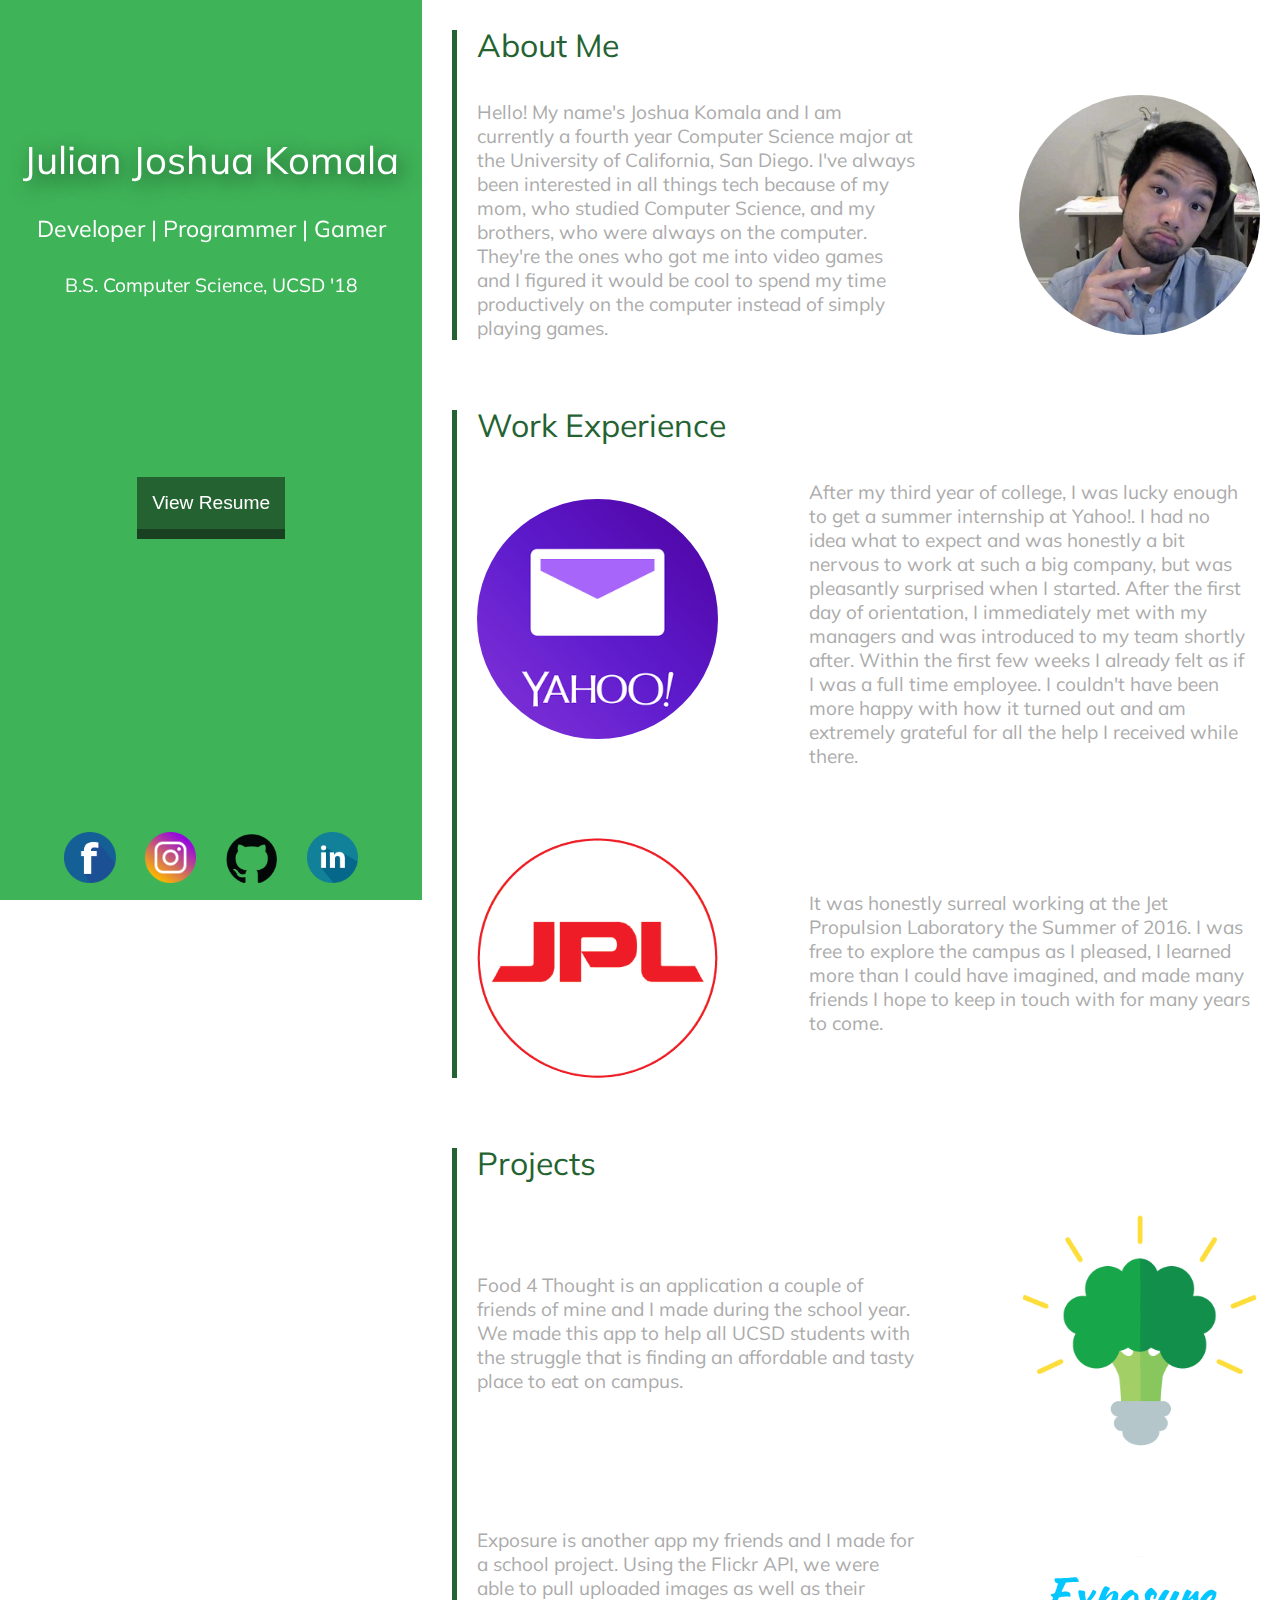
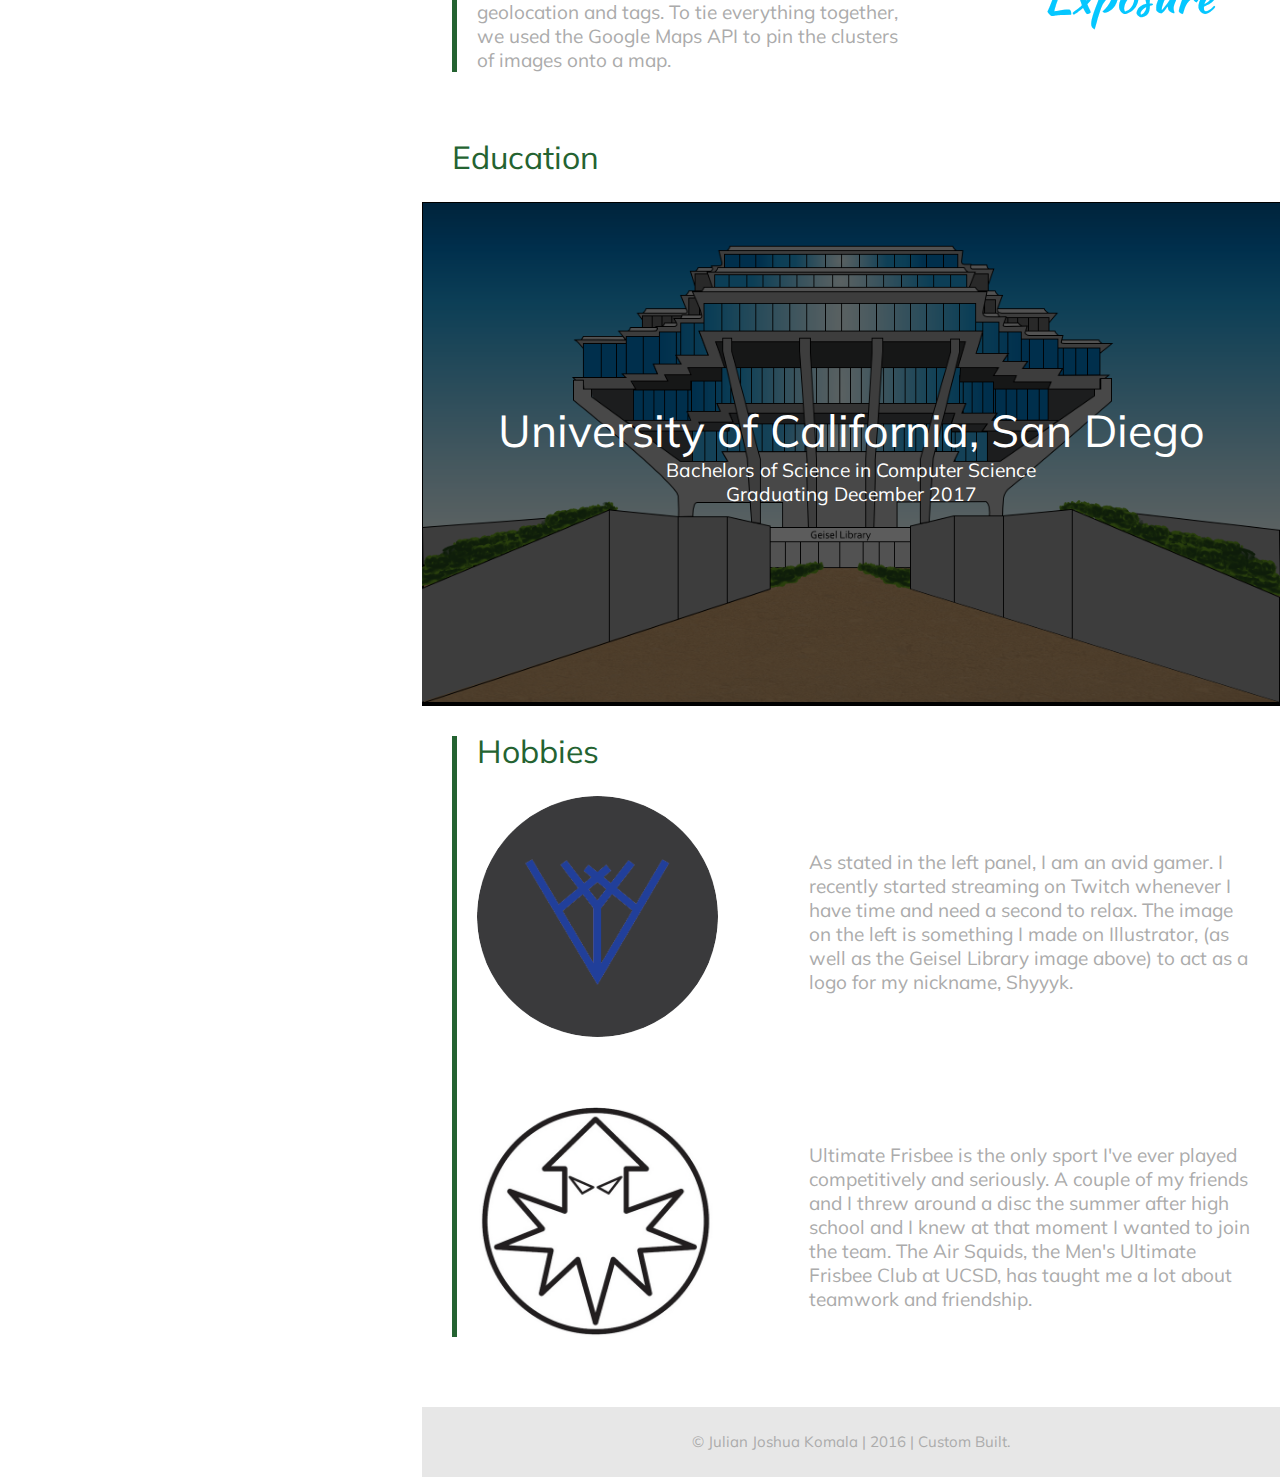
<file: index.html>
<!DOCTYPE html>
<html>
	<head>
		<meta name="viewport" content="width=device-width, initial-scale=1">
		<title>Julian Joshua Komala</title>
		<link rel="stylesheet" type="text/css" href="newstyle.css">
		<link rel="stylesheet" type="text/css"
		      href="https://fonts.googleapis.com/css?family=Muli">
		<link rel="icon" type="image/png" href="images/Logo.png">
		<script>
			(function(i,s,o,g,r,a,m){i['GoogleAnalyticsObject']=r;i[r]=i[r]||function(){
			(i[r].q=i[r].q||[]).push(arguments)},i[r].l=1*new Date();a=s.createElement(o),
			m=s.getElementsByTagName(o)[0];a.async=1;a.src=g;m.parentNode.insertBefore(a,m)
			})(window,document,'script','https://www.google-analytics.com/analytics.js','ga');

			ga('create', 'UA-90575501-1', 'auto');
			ga('send', 'pageview');

		</script>

	</head>
	<body>
		<div id="intro">
			<div class="container">
				<div class="intro-header">Julian Joshua Komala</div>
				<div class="intro-body"> Developer | Programmer | Gamer </div>
				<div class="intro-body"> B.S. Computer Science, UCSD '18 </div>
				<button class="raised-button" onclick="window.open('assets/Resume.pdf')"> View Resume</button>
			</div>
			<div id="icons">
				<img id="fb" src="images/facebook.png" />
				<img id="insta" src="images/instagram.png" />
				<img id="git" src="images/github.png" />
				<img id="linkedin" src="images/linkedin.png" />

			</div>

			
		</div>
		<div id="body">
			<div id="work">
				<div class="panel">
					<div class="panel-header">About Me</div>
					<div class="panel-body">
						<div class="panel-info">
							Hello! My name's Joshua Komala and I am currently a fourth year Computer Science major at the University of California, San Diego. I've always been interested in all things tech because of my mom, who studied Computer Science, and my brothers, who were always on the computer. They're the ones who got me into video games and I figured it would be cool to spend my time productively on the computer instead of simply playing games. 
						</div>
						<img id="mypic" class="right-align pic-circle" src="images/mypic.jpeg" />
					</div>
				</div>
				<div class="panel">
					<div class="panel-header">Work Experience</div>
					<div class="panel-body">
						<img id="yahoo" class="clickable pic-circle" src="images/yahoo.png" />
						<div class="panel-info right-align"> After my third year of college, I was lucky enough to get a summer internship at Yahoo!. I had no idea what to expect and was honestly a bit nervous to work at such a big company, but was pleasantly surprised when I started. After the first day of orientation, I immediately met with my managers and was introduced to my team shortly after. Within the first few weeks I already felt as if I was a full time employee. I couldn't have been more happy with how it turned out and am extremely grateful for all the help I received while there. </div>
					</div>
					<div class="panel-body">
						<img id="jpl" class="clickable pic-circle" src="images/jpl.png" />
						<div class="panel-info right-align"> It was honestly surreal working at the Jet Propulsion Laboratory the Summer of 2016. I was free to explore the campus as I pleased, I learned more than I could have imagined, and made many friends I hope to keep in touch with for many years to come.</div>
					</div>
				</div>
				<div class="panel">
					<div class="panel-header">Projects</div>
					<div class="panel-body">
						<div class="panel-info right-align"> Food 4 Thought is an application a couple of friends of mine and I made during the school year. We made this app to help all UCSD students with the struggle that is finding an affordable and tasty place to eat on campus.  </div>
						<img id="foodforthought" class="clickable pic-circle" src="images/foodforthought.png" />
					</div>
					<div class="panel-body">
						<div class="panel-info right-align"> Exposure is another app my friends and I made for a school project. Using the Flickr API, we were able to pull uploaded images as well as their geolocation and tags. To tie everything together, we used the Google Maps API to pin the clusters of images onto a map. </div>
						<img id="exposure" class="clickable pic-circle" src="images/exposure.svg" />
					</div>
				</div>
				<div id="education">
					<div class="panel-header">Education</div>
					<div id="ucsd">
						<div id="geiselbg">
							<img id="geisel" src="images/geisel.png" />
						</div>
						<div id="ucsd-info">
							<div class="ucsd-header"> University of California, San Diego </div>
							<div class="ucsd-body">Bachelors of Science in Computer Science</div>
							<div class="ucsd-body">Graduating December 2017</div>
						</div>
					</div>
					
				</div>
				<div class="panel">
					<div class="panel-header">Hobbies</div>
					<div class="panel-body">
						<img id="twitch" class="clickable pic-circle" src="images/Shyyyk.png" />
						<div class="panel-info right-align"> As stated in the left panel, I am an avid gamer. I recently started streaming on Twitch whenever I have time and need a second to relax. The image on the left is something I made on Illustrator, (as well as the Geisel Library image above) to act as a logo for my nickname, Shyyyk. </div>
					</div>
					<div class="panel-body">
						<img id="airsquids" class="pic-circle" src="images/airsquids.jpg" />
						<div class="panel-info right-align"> Ultimate Frisbee is the only sport I've ever played competitively and seriously. A couple of my friends and I threw around a disc the summer after high school and I knew at that moment I wanted to join the team. The Air Squids, the Men's Ultimate Frisbee Club at UCSD, has taught me a lot about teamwork and friendship. </div>
					</div>
				</div>

			</div>	
			<div id="footer">
				<div>&copy; Julian Joshua Komala | 2016 | Custom Built. </div>
			</div>
		</div>

		<script src="https://code.jquery.com/jquery-3.1.1.js" ></script>
		<script src="newscript.js"></script>
	</body>
</html>
</file>
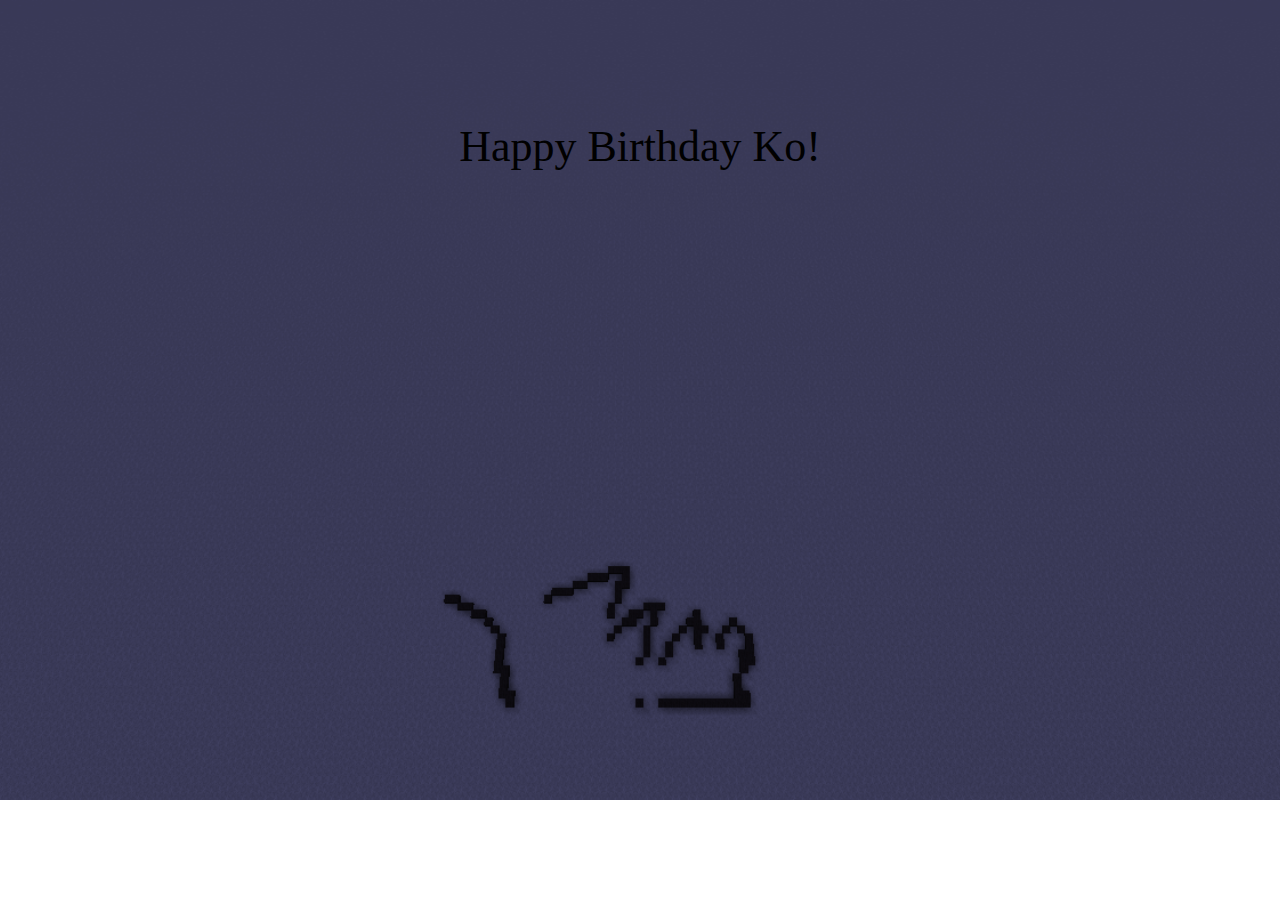
<file: hbd.html>
<!DOCTYPE html>
<html>
	<head>
		<title>Happy Birthday Ko!</title>
		<script src="https://code.jquery.com/jquery-2.1.3.min.js"></script>
		<script src="script.js"></script>
		<link type="text/css" rel="stylesheet" href="stylesheet.css" />
	</head>
	<body>
		<div class="background-image toggle-image first-image show"></div>
		<div class="background-image toggle-image second-image"></div>
		<div class="background-image toggle-image third-image"></div>
		<div class="background-image toggle-image fourth-image"></div>
		<div class="background-image toggle-image fifth-image"></div>
		<div class="background-image toggle-image sixth-image"></div>
		<div class="background-image toggle-image seventh-image"></div>
		<div class="background-image toggle-image eighth-image"></div>
		<p style="font-family: Comic Sans MS;  text-align:center; font-size:44px; transform: translateY(150%)"> Happy Birthday Ko! </p>

	</body>
</html>
</file>
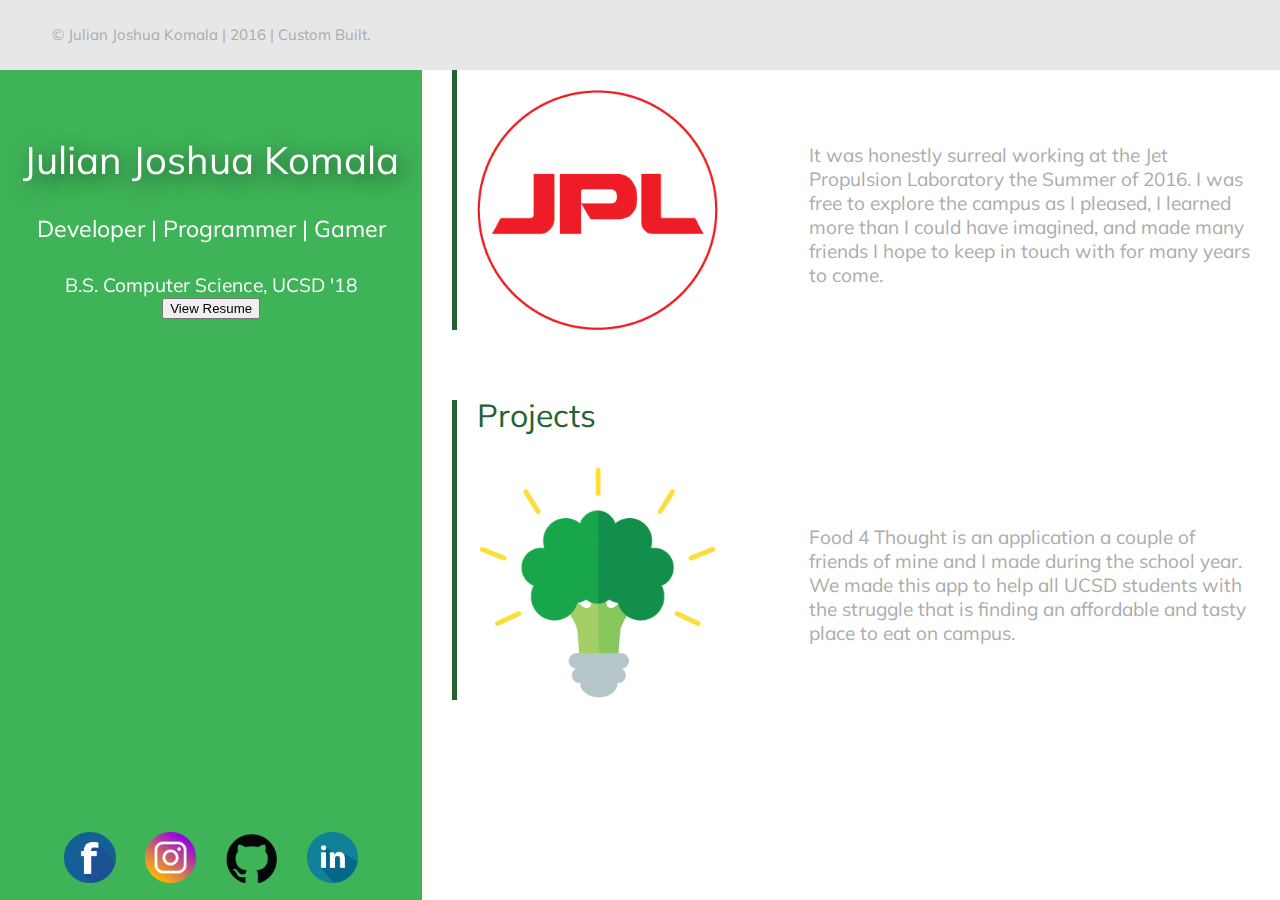
<file: newindex.html>
<!DOCTYPE html>
<html>
	<head>
		<title>Julian Joshua Komala</title>
		<link rel="stylesheet" type="text/css" href="newstyle.css">
		<link rel="stylesheet" type="text/css"
		      href="https://fonts.googleapis.com/css?family=Muli">
		<link rel="icon" type="image/png" href="images/Logo.png">
	</head>
	<body>
		<div id="intro">
			<div class="container">
				<div class="intro-header">Julian Joshua Komala</div>
				<div class="intro-body"> Developer | Programmer | Gamer </div>
				<div class="intro-body"> B.S. Computer Science, UCSD '18 </div>
				<button id="resume" onclick="window.open('assets/Resume.pdf')"> View Resume</button>
			</div>
			<div id="icons">
				<img src="images/facebook.png" />
				<img src="images/instagram.png" />
				<img src="images/github.png" />
				<img src="images/linkedin.png" />

			</div>

			
		</div>
		<div id="body">
			<div class="panel">
				<div class="panel-header">Work Experience</div>
				<div class="panel-body">
					<img id="jpl" src="images/jpl.png" />
					<div class="panel-info"> It was honestly surreal working at the Jet Propulsion Laboratory the Summer of 2016. I was free to explore the campus as I pleased, I learned more than I could have imagined, and made many friends I hope to keep in touch with for many years to come.</div>
				</div>
			</div>
			<div class="panel">
				<div class="panel-header">Projects</div>
				<div class="panel-body">
					<img id="foodforthought" src="images/foodforthought.png" />
					<div class="panel-info"> Food 4 Thought is an application a couple of friends of mine and I made during the school year. We made this app to help all UCSD students with the struggle that is finding an affordable and tasty place to eat on campus.  </div>
				</div>
			</div>
		</div>	
		<div id="footer">
			<div>&copy; Julian Joshua Komala | 2016 | Custom Built. </div>
		</div>

		<script src="newscript.js"></script>
		<script src="https://code.jquery.com/jquery-3.1.1.js"   integrity="sha256-16cdPddA6VdVInumRGo6IbivbERE8p7CQR3HzTBuELA="   crossorigin="anonymous"></script>
	</body>
</html>
</file>
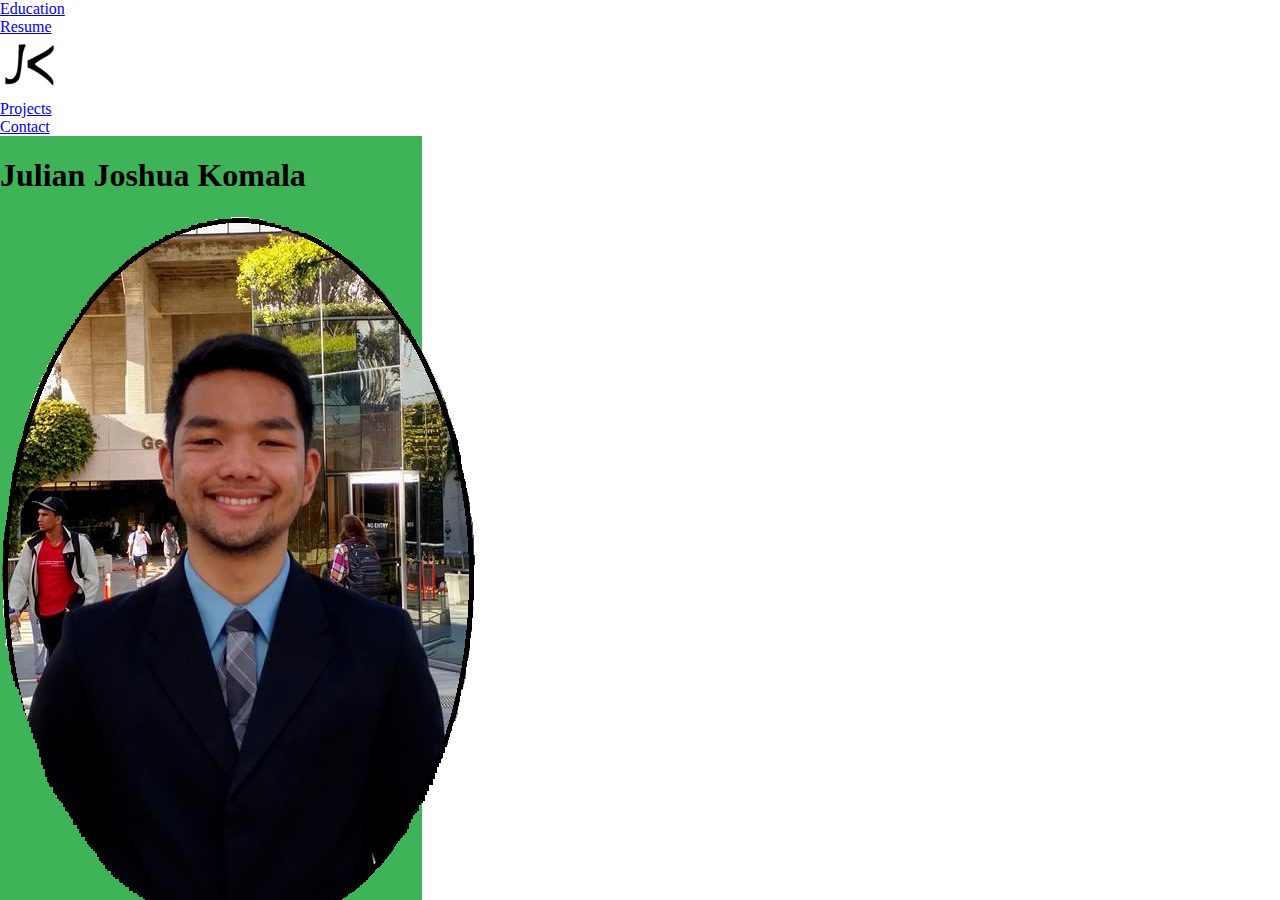
<file: oldindex.html>
<!DOCTYPE html>
<html>
  <head>
    <title>Julian Joshua Komala</title>
    <link rel="stylesheet" type="text/css" href="newstyle.css">
    <link rel="icon" type="image/png" href="images/Logo.png">
  </head>
<body>
	<div id="navbar">

		<li><a href="http://joshuakomala.github.io/edu">Education</a></li>
		<li><a href="assets/Resume.pdf" target="_blank">Resume</a></li>
		<li><a id="noUnderline" href="http://joshuakomala.github.io"><img src="images/Logo.png" /></a></li>
		<li><a href="http://joshuakomala.github.io/projects">Projects</a></li>
		<li><a href="http://joshuakomala.github.io/contact">Contact</a></li>

	</div>
	<div id="intro">
		<h1>Julian Joshua Komala</h1>
		<img id="mypic" src="images/me.png" />
		<p id="photocred"><em>PC:Kedar Pujara</em></p>
	</div>
	<div id="bio">
		<h1>Biography</h1>
		<p> Hello. My name is Joshua Komala </p>
	</div>
</body>
</html>
</file>
<file: newstyle.css>
/***********COLORS************
	1. forest green :#246331;
	2. grass green : #3fb358;




*/


/********* TABLE OF CONTENTS ***********
	1. GENERAL
	2. INTRO
	3. BODY
	4. FOOTER
*/

/* 1. ******** GENERAL **********/

html,body {
	padding: 0px;
	margin: 0px;
	font-family:Muli;

}

.container{
	position: absolute;
	width: 100%;

}
.right-align{
	margin-right:20px;
}
.center-align{
	margin:auto;
	text-align:center;
}


/* 2. ******** INTRO **********/

#intro{
	position:relative;
	background-color: #3fb358;
	width: 100%;
	height: 100vh;
	min-height:600px;
}
#intro div{
	text-align: center;
	color: #fff;
}
.intro-header{
	font-size: 9vw;
	text-shadow: 5px 5px 20px #1a4022;
	padding-top: 15vh;
}
.intro-body{
	padding-top: 30px;
	font-size:5.25vw;
}
.intro-body:nth-child(3){
	font-size:4.75vw;
}
.raised-button{
	background-color: #246331;
	color: #fff;
	font-size:4.5vw;
	padding:30px;
	border:0px;
	margin-top:20vh;
	box-shadow:0 10px #1a4022;
	cursor:pointer;
}
.raised-button:focus{
	outline:0px;
}
.raised-button:active{

	box-shadow:0 4px #1a4022;
	transform: translateY(6px);
}
#icons{
	width:100%;
	position:absolute;
	bottom:0px;
	text-align:center;
}
#icons img{
	cursor:pointer;
	width:12vw;
	margin:4vw;
}


/* 3. ******** BODY **********/


#work{
	margin:30px 0px 150px 0px;

}
.panel{
	margin-left:15px;
	padding-left:15px;
	border-left:3px solid #246331;

}
.panel-header{
	font-size:30px;
	margin-top:50px;
	color:#246331;
	line-height:20px;
	margin-bottom:30px;
}
.panel-info{
	text-align:left;
	color:#ababab;
	font-size:3vw;
	word-break: break-word;
}
.panel-body{
	display: flex;
	align-items: center;
	justify-content: space-between;
	margin-bottom:70px;

}
.panel-body img{
	width:33%;
}
.clickable{
	cursor:pointer;
}
.pic-circle{
	margin-right:20px;
	border-radius:50%;
}
#education .panel-header{
	margin-left:30px;
}
#geiselbg{
	background-color:black;
}
#geisel{
	opacity:0.4;
	width:100%;
}
#ucsd {
	position: relative;
}
#ucsd-info {
	display: flex;
	color: white;
	align-items: center;
	justify-content: center; 
	flex-direction: column;
	position: absolute;
	top: 0;
	left: 0;
	right: 0;
	bottom: 0;
}
.ucsd-header {
	font-size: 5vw;
}
.ucsd-body {
	font-size: 2.5vw;
}
/* 4. ******** FOOTER **********/
#footer{
	position:relative;
	bottom:0px;
	background-color:#E7E7E7;
	height:100px;
	width:100%;
	text-align:center;
}
#footer div{
	padding-top:40px;
	color:#ABABAB;
	font-size:14px;

}

/*  ********* 404 ******** */
.forohfour-head{
	color:#246331;
	font-size:40px;
}
#fof-body-container{
	margin:auto;
	margin-top:50px;
	max-width:480px;
	min-height: 400px;
}
.forohfour-body{
	color:#ababab;
	font-size:11px;
}



@media screen and (min-width:480px) {

	#intro{
		width:33%;
		position:fixed;
		min-height:300px;
	}
	.intro-header{
		font-size:3vw;
	}
	.intro-body{
		font-size:1.8vw;
	}
	.intro-body:nth-child(3){
		font-size:1.5vw;
	}
	.raised-button{
		font-size:1.5vw;
		padding:15px;
	}
	#icons img{
		cursor:pointer;
		width:4vw;
		margin:1vw;
	
	}
	#body{
		width:67%;
		float:right;
	}
	#work{
		margin-left:0px;
		margin-bottom:50px;
	}
	.panel{
		margin-left:30px;
		padding-left:20px;
		border-left:5px solid #246331;
	}
	.panel-header{
		font-size:2.5vw;
		margin-top:30px;
		line-height:30px;
	}
	.panel-body img{
		width:30%;
	}
	.panel-info{
		width:55%;
		margin:10px 30px 0 0;
		font-size: calc(1.25vw + 3px);
	}

	#footer{

		height:70px;

	}
	#footer div{
		padding-top:25px;
		color:#ABABAB;
		font-size:15px;

	}
	.ucsd-header {
		font-size: 3.5vw;
	}
	.ucsd-body {
		font-size: 1.5vw;
	}
}

@media screen and (max-height:300px) {
	#intro{
		position:relative;
	}
}
</file>
<file: stylesheet.css>
/* Basic background image styling. */
.background-image {
	background-position: center center;
	background-repeat: no-repeat;
	background-size: cover;
}

/* Styles for the alternating / transition effect. */
.toggle-image {
 	position: absolute;
	width: 100%;
	top: 0;
	left: 0;
 	height: 800px;
	transition: opacity 1s ease-in-out;
}

/* Styles for the specific images. */
.first-image {
	background-image: url("images/CnH1.png");	
	z-index: -8;
	opacity: 0;
}

.second-image {
	background-image: url("images/CnH2.png");
	z-index: -7;
	opacity: 0;
}

.third-image {
	background-image: url("images/CnH3.png");
	z-index: -6;
	opacity: 0;
}

.fourth-image {
	background-image: url("images/CnH4.png");
	z-index: -5;
	opacity: 0;
}

.fifth-image {
	background-image: url("images/CnH5.png");	
	z-index: -4;
	opacity: 0;
}

.sixth-image {
	background-image: url("images/CnH6.png");
	z-index: -3;
	opacity: 0;
}

.seventh-image {
	background-image: url("images/CnH7.png");
	z-index: -2;
	opacity: 0;
}

.eighth-image {
	background-image: url("images/CnH8.png");
	z-index: -1;
	opacity: 0;
}


.first-image.show {
	opacity: 1;
}

.second-image.show {
	opacity: 1;
}

.third-image.show {
	opacity: 1;
}

.fourth-image.show {
	opacity: 1;
}

.fifth-image.show {
	opacity: 1;
}

.sixth-image.show {
	opacity: 1;
}
.seventh-image.show {
	opacity: 1;
}

.eighth-image.show {
	opacity: 1;
}
</file>
